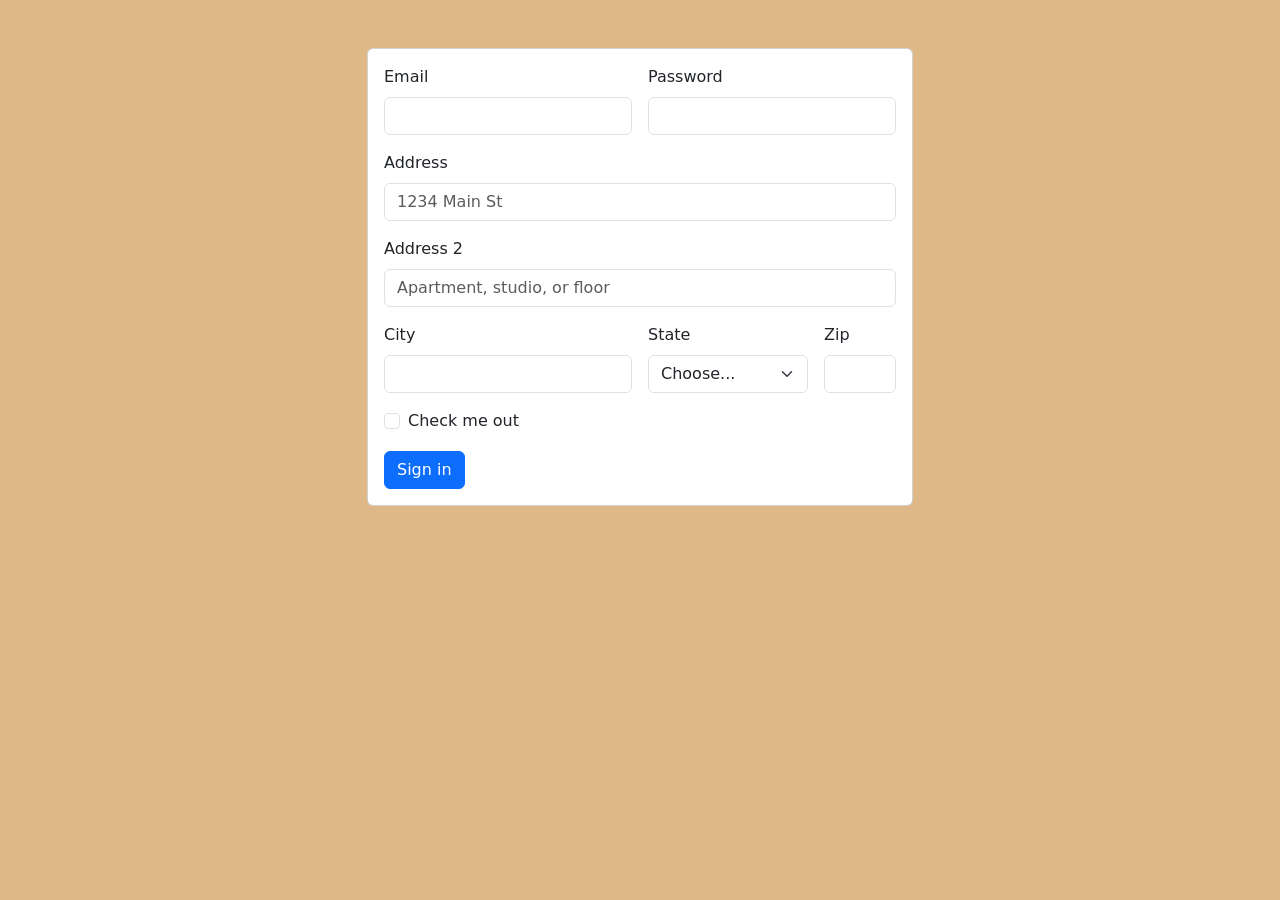
<file: 03-Bootstrap_form/index.html>
<!doctype html>
<html lang="en">

<head>
    <meta charset="utf-8">
    <meta name="viewport" content="width=device-width, initial-scale=1">
    <title>Bootstrap Form</title>
    <link href="https://cdn.jsdelivr.net/npm/bootstrap@5.3.8/dist/css/bootstrap.min.css" rel="stylesheet"
        integrity="sha384-sRIl4kxILFvY47J16cr9ZwB07vP4J8+LH7qKQnuqkuIAvNWLzeN8tE5YBujZqJLB" crossorigin="anonymous">
    <link rel="stylesheet" href="/03-Bootstrap_form/style.css">
    </head>

<body class="bg-yellow">
    <div class="container mt-5">
        <div class="row">
            <div class="col-md-6 offset-md-3">
                <div class="card">
                    <div class="card-body">
                        <form class="row g-3">
                            <div class="col-md-6">
                                <label for="inputEmail4" class="form-label">Email</label>
                                <input type="email" class="form-control" id="inputEmail4">
                            </div>
                            <div class="col-md-6">
                                <label for="inputPassword4" class="form-label">Password</label>
                                <input type="password" class="form-control" id="inputPassword4">
                            </div>
                            <div class="col-12">
                                <label for="inputAddress" class="form-label">Address</label>
                                <input type="text" class="form-control" id="inputAddress" placeholder="1234 Main St">
                            </div>
                            <div class="col-12">
                                <label for="inputAddress2" class="form-label">Address 2</label>
                                <input type="text" class="form-control" id="inputAddress2"
                                    placeholder="Apartment, studio, or floor">
                            </div>
                            <div class="col-md-6">
                                <label for="inputCity" class="form-label">City</label>
                                <input type="text" class="form-control" id="inputCity">
                            </div>
                            <div class="col-md-4">
                                <label for="inputState" class="form-label">State</label>
                                <select id="inputState" class="form-select">
                                    <option selected>Choose...</option>
                                    <option>Maharastra</option>
                                </select>
                            </div>
                            <div class="col-md-2">
                                <label for="inputZip" class="form-label">Zip</label>
                                <input type="text" class="form-control" id="inputZip">
                            </div>
                            <div class="col-12">
                                <div class="form-check">
                                    <input class="form-check-input" type="checkbox" id="gridCheck">
                                    <label class="form-check-label" for="gridCheck">
                                        Check me out
                                    </label>
                                </div>
                            </div>
                            <div class="col-12">
                                <button type="submit" class="btn btn-primary">Sign in</button>
                            </div>
                        </form>
                    </div>

                </div>
                

            </div>
        </div>

    </div>

    <script src="https://cdn.jsdelivr.net/npm/bootstrap@5.3.8/dist/js/bootstrap.bundle.min.js"
        integrity="sha384-FKyoEForCGlyvwx9Hj09JcYn3nv7wiPVlz7YYwJrWVcXK/BmnVDxM+D2scQbITxI"
        crossorigin="anonymous"></script>
</body>

</html>
</file>
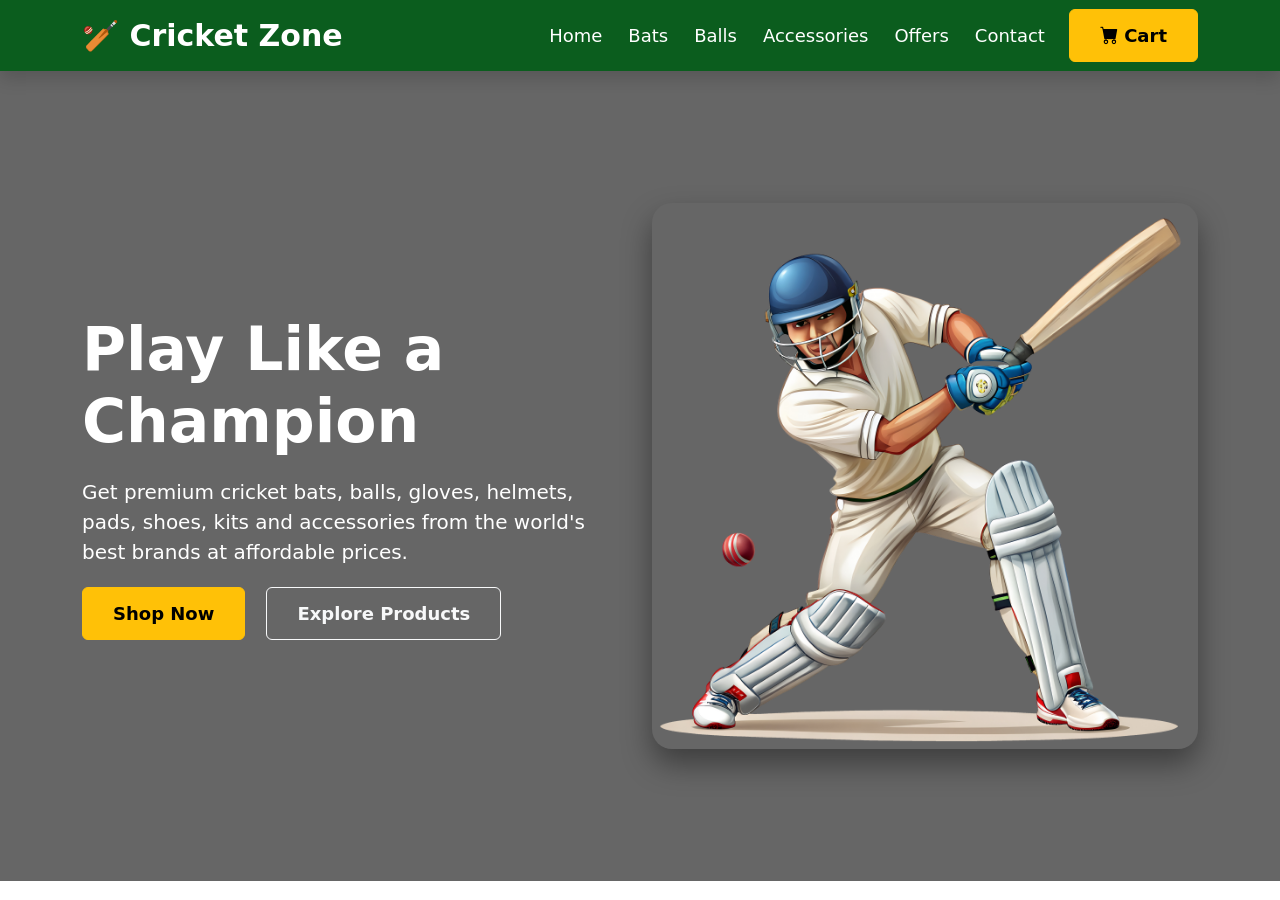
<file: 11_Navbar_and_Hero-section/index.html>
<!DOCTYPE html>
<html lang="en">
<head>
<meta charset="UTF-8">
<meta name="viewport" content="width=device-width, initial-scale=1.0">
<title>Cricket Equipment Shop</title>

<!-- Bootstrap CSS -->
<link href="https://cdn.jsdelivr.net/npm/bootstrap@5.3.3/dist/css/bootstrap.min.css" rel="stylesheet">

<!-- Bootstrap Icons -->
<link rel="stylesheet" href="https://cdn.jsdelivr.net/npm/bootstrap-icons@1.11.3/font/bootstrap-icons.min.css">

<style>

/* Navbar */
.navbar{
    background:#0b5d1e;
}

.navbar-brand{
    font-size:30px;
    font-weight:bold;
}

.nav-link{
    color:white !important;
    font-size:18px;
    margin-left:10px;
}

.nav-link:hover{
    color:#ffc107 !important;
}

/* Hero Section */

.hero{
    background:linear-gradient(rgba(0,0,0,.6),rgba(0,0,0,.6)),
    url("https://images.unsplash.com/photo-1540747913346-19e32dc3e97e?w=1600");
    background-size:cover;
    background-position:center;
    min-height:90vh;
    display:flex;
    align-items:center;
    color:white;
}

.hero h1{
    font-size:60px;
    font-weight:bold;
}

.hero p{
    font-size:20px;
    margin:20px 0;
}

.hero img{
    border-radius:20px;
    box-shadow:0 15px 30px rgba(0,0,0,.4);
}

.btn-warning{
    padding:12px 30px;
    font-size:18px;
    font-weight:600;
}

.btn-outline-light{
    padding:12px 30px;
    font-size:18px;
    font-weight:600;
}

@media(max-width:768px){

.hero{
text-align:center;
padding:60px 20px;
}

.hero h1{
font-size:38px;
}

.hero img{
margin-top:30px;
}

}

</style>

</head>
<body>



<nav class="navbar navbar-expand-lg navbar-dark shadow">

<div class="container">

<a class="navbar-brand" href="#">
🏏 Cricket Zone
</a>

<button class="navbar-toggler" data-bs-toggle="collapse" data-bs-target="#menu">
<span class="navbar-toggler-icon"></span>
</button>

<div class="collapse navbar-collapse" id="menu">

<ul class="navbar-nav ms-auto">

<li class="nav-item">
<a class="nav-link active" href="#">Home</a>
</li>

<li class="nav-item">
<a class="nav-link" href="#">Bats</a>
</li>

<li class="nav-item">
<a class="nav-link" href="#">Balls</a>
</li>

<li class="nav-item">
<a class="nav-link" href="#">Accessories</a>
</li>

<li class="nav-item">
<a class="nav-link" href="#">Offers</a>
</li>

<li class="nav-item">
<a class="nav-link" href="#">Contact</a>
</li>

</ul>

<div class="ms-3">

<a href="#" class="btn btn-warning">
<i class="bi bi-cart-fill"></i> Cart
</a>

</div>

</div>

</div>

</nav>


<section class="hero">

<div class="container">

<div class="row align-items-center">

<div class="col-lg-6">

<h1>
Play Like a Champion
</h1>

<p>
Get premium cricket bats, balls, gloves, helmets,
pads, shoes, kits and accessories from the world's
best brands at affordable prices.
</p>

<a href="#" class="btn btn-warning me-3">
Shop Now
</a>

<a href="#" class="btn btn-outline-light">
Explore Products
</a>

</div>

<div class="col-lg-6 text-center mt-5 mt-lg-0">

<img src="/11_Navbar_and_Hero-section/logo.png" class="img-fluid" alt="Cricket">


</div>

</div>

</div>

</section>

<script src="https://cdn.jsdelivr.net/npm/bootstrap@5.3.3/dist/js/bootstrap.bundle.min.js"></script>

</body>
</html>
</file>
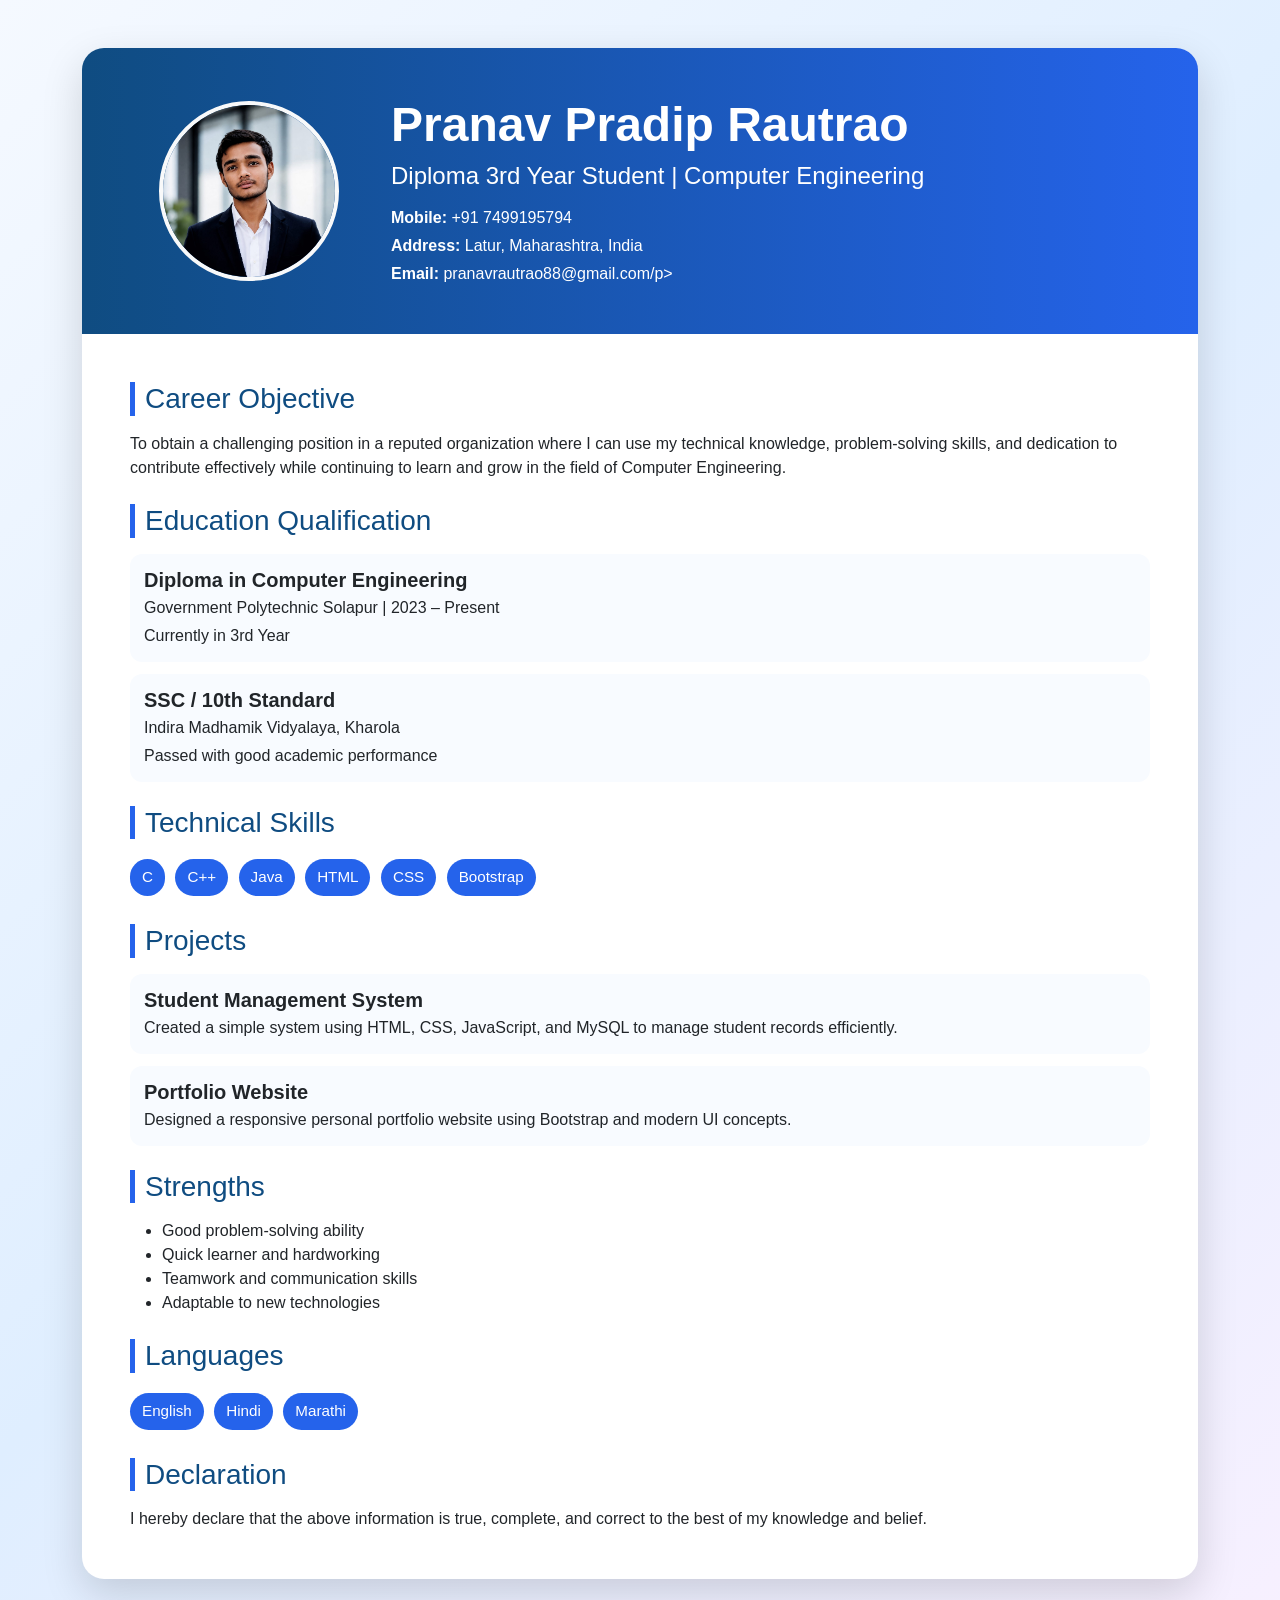
<file: resumee/index.html>
<!DOCTYPE html>
<html lang="en">
<head>
  <meta charset="UTF-8" />
  <meta name="viewport" content="width=device-width, initial-scale=1.0" />
  <title>Professional Resume</title>
  <link href="https://cdn.jsdelivr.net/npm/bootstrap@5.3.3/dist/css/bootstrap.min.css" rel="stylesheet" />
  <style>
    body {
        
      background: linear-gradient(135deg, #f5f9ff 0%, #dfeeff 50%, #f7f0ff 100%);
      font-family: 'Segoe UI', Tahoma, Geneva, Verdana, sans-serif;
    }
    .resume-box {
      border-radius: 22px;
      overflow: hidden;
      box-shadow: 0 15px 40px rgba(0, 0, 0, 0.15);
      border: none;
    }
    .top-section {
      background: linear-gradient(90deg, #0f4c81 0%, #2563eb 100%);
      color: white;
    }
    .section-title {
      color: #0f4c81;
      border-left: 5px solid #2563eb;
      padding-left: 10px;
    }
    .info-card {
      background: #f8fbff;
      border-radius: 12px;
      padding: 14px;
      margin-bottom: 12px;
    }
    .skill-badge {
      display: inline-block;
      background: #2563eb;
      color: white;
      padding: 7px 12px;
      border-radius: 20px;
      margin: 4px 6px 4px 0;
      font-size: 0.95rem;
    }
  </style>
</head>
<body>
  <div class="container py-5">
    <div class="card resume-box">
      <div class="top-section p-4 p-md-5">
        <div class="row align-items-center">
          <div class="col-md-3 text-center mb-3 mb-md-0">
            <img src="/resumee/images/Profile-pic.jpeg" alt="Profile Photo" class="img-fluid rounded-circle border border-4 border-light" style="width: 180px; height: 180px; object-fit: cover;" />
          </div>
          <div class="col-md-9">
            <h1 class="display-5 fw-bold mb-2">Pranav Pradip Rautrao</h1>
            <h4 class="fw-light mb-3">Diploma 3rd Year Student | Computer Engineering</h4>
            <p class="mb-1"><strong>Mobile:</strong> +91 7499195794</p>
            <p class="mb-1"><strong>Address:</strong> Latur, Maharashtra, India</p>
            <p class="mb-0"><strong>Email:</strong> pranavrautrao88@gmail.com/p>
          </div>
        </div>
      </div>

      <div class="p-4 p-md-5">
        <section class="mb-4">
          <h3 class="section-title mb-3">Career Objective</h3>
          <p class="mb-0">To obtain a challenging position in a reputed organization where I can use my technical knowledge, problem-solving skills, and dedication to contribute effectively while continuing to learn and grow in the field of Computer Engineering.</p>
        </section>

        <section class="mb-4">
          <h3 class="section-title mb-3">Education Qualification</h3>
          <div class="info-card">
            <h5 class="fw-bold mb-1">Diploma in Computer Engineering</h5>
            <p class="mb-1">Government Polytechnic Solapur | 2023 – Present</p>
            <p class="mb-0">Currently in 3rd Year</p>
          </div>
          <div class="info-card">
            <h5 class="fw-bold mb-1">SSC / 10th Standard</h5>
            <p class="mb-1">Indira Madhamik Vidyalaya, Kharola</p>
            <p class="mb-0">Passed with good academic performance</p>
          </div>
        </section>

        <section class="mb-4">
          <h3 class="section-title mb-3">Technical Skills</h3>
          <div>
            <span class="skill-badge">C</span>
            <span class="skill-badge">C++</span>
            <span class="skill-badge">Java</span>
            <span class="skill-badge">HTML</span>
            <span class="skill-badge">CSS</span>
            <span class="skill-badge">Bootstrap</span>
            
          </div>
        </section>

        <section class="mb-4">
          <h3 class="section-title mb-3">Projects</h3>
          <div class="info-card">
            <h5 class="fw-bold mb-1">Student Management System</h5>
            <p class="mb-0">Created a simple system using HTML, CSS, JavaScript, and MySQL to manage student records efficiently.</p>
          </div>
          <div class="info-card">
            <h5 class="fw-bold mb-1">Portfolio Website</h5>
            <p class="mb-0">Designed a responsive personal portfolio website using Bootstrap and modern UI concepts.</p>
          </div>
        </section>

        <section class="mb-4">
          <h3 class="section-title mb-3">Strengths</h3>
          <ul>
            <li>Good problem-solving ability</li>
            <li>Quick learner and hardworking</li>
            <li>Teamwork and communication skills</li>
            <li>Adaptable to new technologies</li>
          </ul>
        </section>

        <section class="mb-4">
          <h3 class="section-title mb-3">Languages</h3>
          <div>
            <span class="skill-badge">English</span>
            <span class="skill-badge">Hindi</span>
            <span class="skill-badge">Marathi</span>
          </div>
        </section>

        <section>
          <h3 class="section-title mb-3">Declaration</h3>
          <p class="mb-0">I hereby declare that the above information is true, complete, and correct to the best of my knowledge and belief.</p>
        </section>
      </div>
    </div>
  </div>
</body>
</html>
</file>
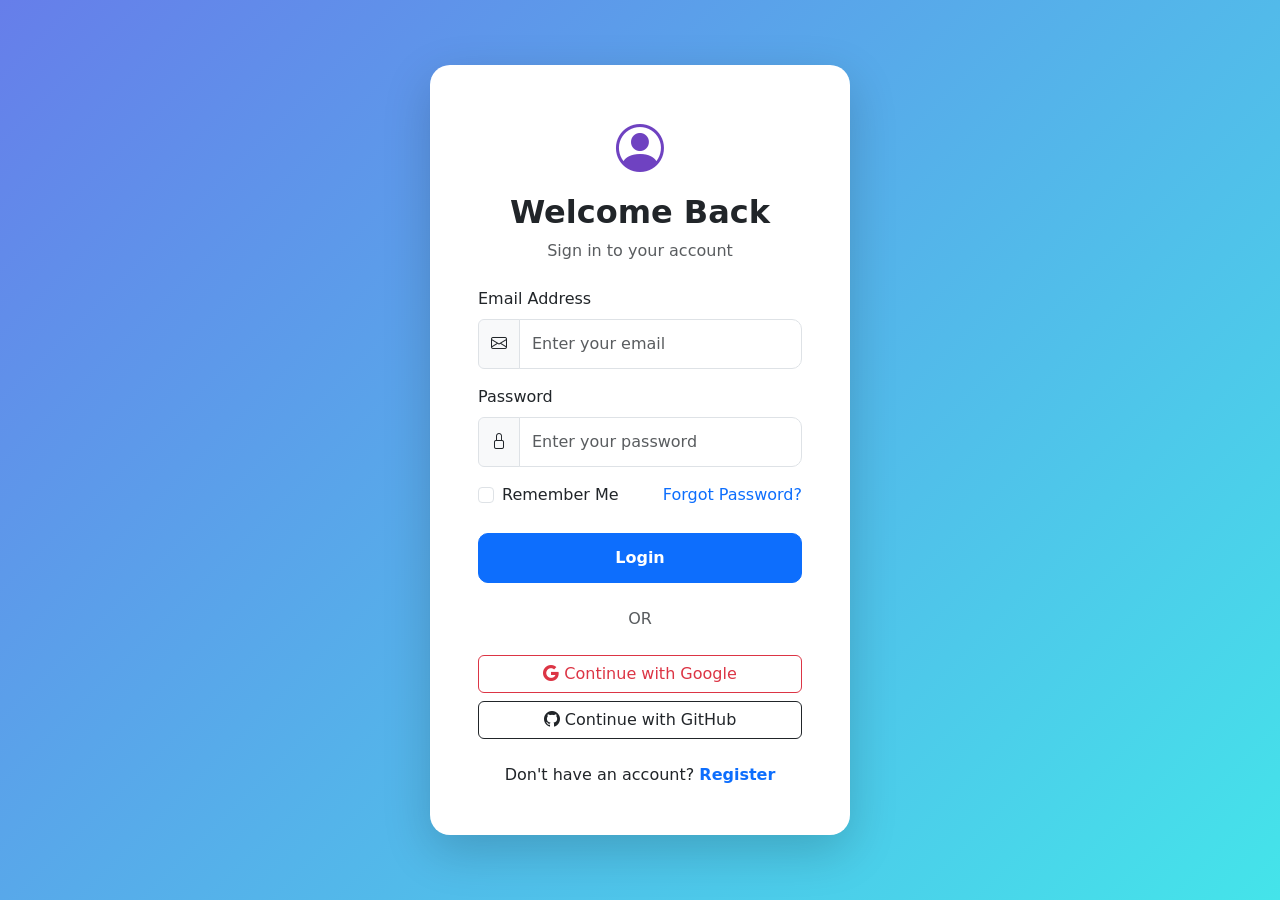
<file: 03-Bootstrap_form/04-Bootstrap_Login_Form/index.html>
<!DOCTYPE html>
<html lang="en">
<head>
<meta charset="UTF-8">
<meta name="viewport" content="width=device-width, initial-scale=1.0">
<title>Modern Login Form</title>
<!-- Bootstrap 5 CSS -->
<link href="https://cdn.jsdelivr.net/npm/bootstrap@5.3.3/dist/css/bootstrap.min.css"
rel="stylesheet">
<!-- Bootstrap Icons -->
<link href="https://cdn.jsdelivr.net/npm/bootstrap-icons/font/bootstrap-icons.css"
rel="stylesheet">
<link href="style.css" rel="stylesheet">
</head>
<body>
<div class="card shadow-lg login-card">
<div class="card-body p-5">
<div class="text-center mb-4">
<i class="bi bi-person-circle logo"></i>
<h2 class="fw-bold mt-2">Welcome Back</h2>
<p class="text-muted">Sign in to your account</p>
</div>
<form>
<!-- Email -->
<div class="mb-3">
<label class="form-label">Email Address</label>
<div class="input-group">
<span class="input-group-text">
<i class="bi bi-envelope"></i>
</span>
<input
type="email"
class="form-control"
placeholder="Enter your email"
required>
</div>
</div>
<!-- Password -->
<div class="mb-3">
<label class="form-label">Password</label>
<div class="input-group">
<span class="input-group-text">
<i class="bi bi-lock"></i>
</span>
<input
type="password"
class="form-control"
placeholder="Enter your password"
required>
</div>
</div>
<!-- Remember Me -->
<div class="d-flex justify-content-between mb-4">
<div class="form-check">
<input class="form-check-input" type="checkbox" id="remember">
<label class="form-check-label" for="remember">
Remember Me
</label>
</div>
<a href="#" class="text-decoration-none">
Forgot Password?
</a>
</div>
<!-- Login Button -->
<button type="submit" class="btn btn-primary w-100 btn-login">
Login
</button>
<!-- Divider -->
<div class="text-center my-4 text-muted">
OR
</div>
<!-- Social Login -->
<div class="d-grid gap-2">
<button type="button" class="btn btn-outline-danger">
<i class="bi bi-google"></i> Continue with Google
</button>
<button type="button" class="btn btn-outline-dark">
<i class="bi bi-github"></i> Continue with GitHub
</button>
</div>
<p class="text-center mt-4 mb-0">
Don't have an account?
<a href="#" class="text-decoration-none fw-bold">
Register
</a>
</p>
</form>
</div>
</div>
<!-- Bootstrap JS -->
<script
src="https://cdn.jsdelivr.net/npm/bootstrap@5.3.3/dist/js/bootstrap.bundle.min.js"></script>
</body>
</html>
</file>
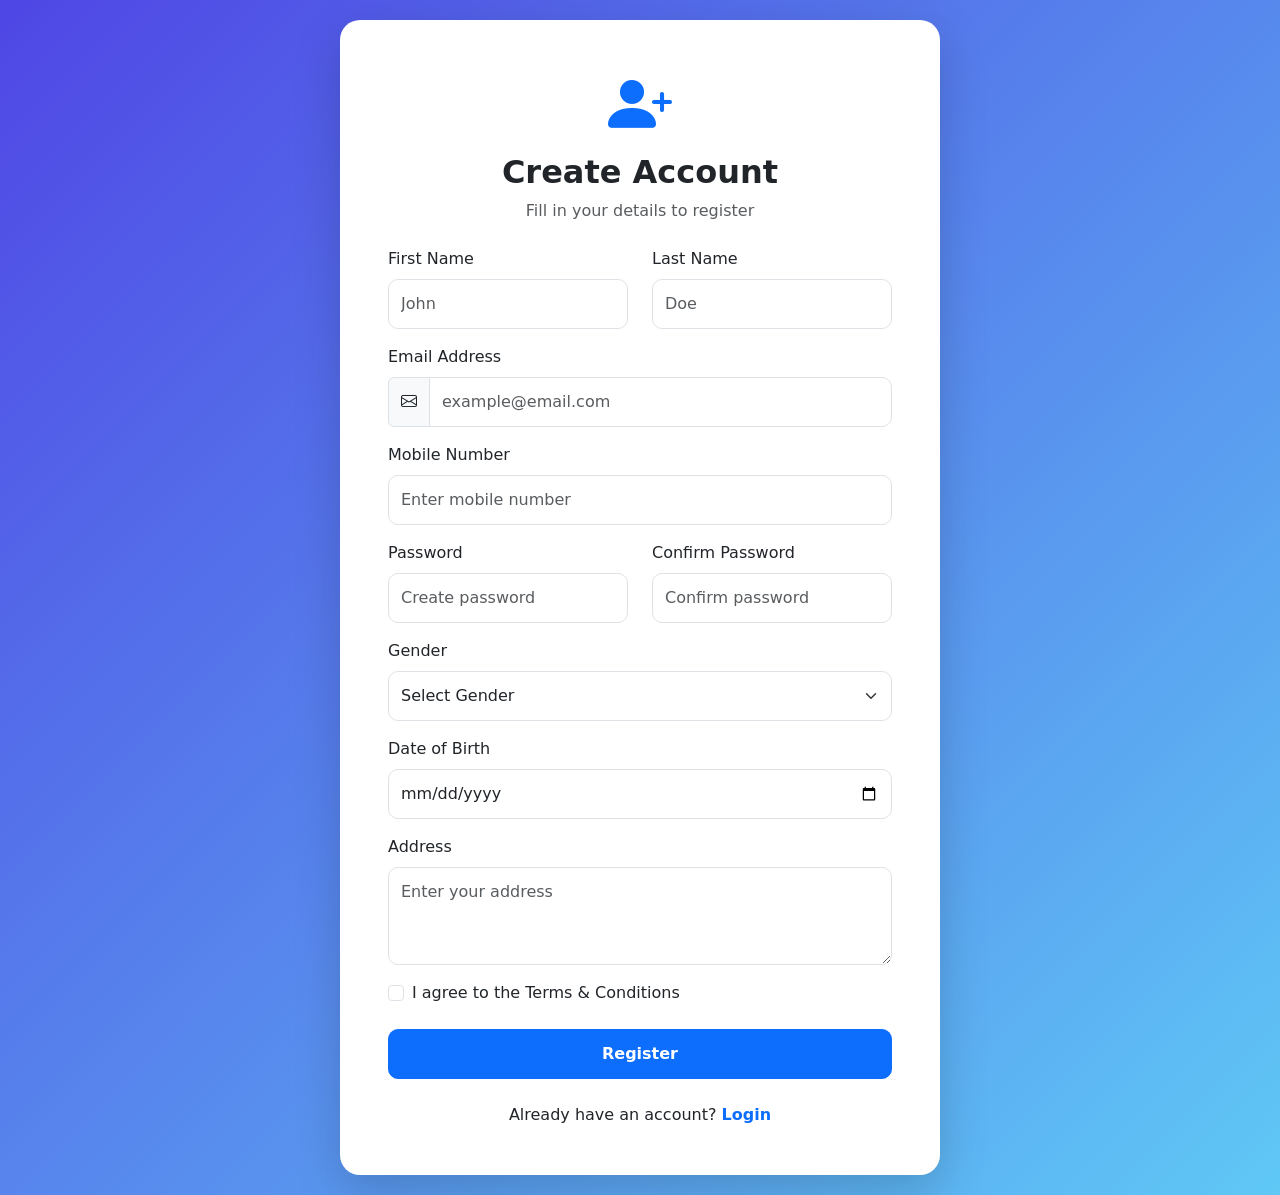
<file: 03-Bootstrap_form/05-Bootstrap_Ragistration_Form/index.html>
<!DOCTYPE html>
<html lang="en">
<head>
<meta charset="UTF-8">
<meta name="viewport" content="width=device-width, initial-scale=1.0">
<title>Registration Form</title>
<!-- Bootstrap 5 CSS -->
<link href="https://cdn.jsdelivr.net/npm/bootstrap@5.3.3/dist/css/bootstrap.min.css"
rel="stylesheet">
<!-- Bootstrap Icons -->
<link href="https://cdn.jsdelivr.net/npm/bootstrap-icons/font/bootstrap-icons.css"
rel="stylesheet">
<style>
body {
background: linear-gradient(135deg, #4f46e5, #5fc8f5);
min-height: 100vh;
display: flex;
justify-content: center;
align-items: center;
padding: 20px;
}
.register-card {
max-width: 600px;
width: 100%;
border: none;
border-radius: 20px;
}
.form-control,
.form-select {
border-radius: 10px;
padding: 12px;
}
.btn-register {
border-radius: 10px;
padding: 12px;
font-weight: 600;
}
</style>
</head>
<body>
<div class="card shadow-lg register-card">
<div class="card-body p-5">
<div class="text-center mb-4">
<i class="bi bi-person-plus-fill display-3 text-primary"></i>
<h2 class="fw-bold mt-2">Create Account</h2>
<p class="text-muted">Fill in your details to register</p>
</div>
<form>
<div class="row">
<div class="col-md-6 mb-3">
<label class="form-label">First Name</label>
<input type="text" class="form-control" placeholder="John" required>
</div>
<div class="col-md-6 mb-3">
<label class="form-label">Last Name</label>
<input type="text" class="form-control" placeholder="Doe" required>
</div>
</div>
<div class="mb-3">
<label class="form-label">Email Address</label>
<div class="input-group">
<span class="input-group-text">
<i class="bi bi-envelope"></i>
</span>
<input type="email" class="form-control"
placeholder="example@email.com" required>
</div>
</div>
<div class="mb-3">
<label class="form-label">Mobile Number</label>
<input type="tel" class="form-control"
placeholder="Enter mobile number" required>
</div>
<div class="row">
<div class="col-md-6 mb-3">
<label class="form-label">Password</label>
<input type="password" class="form-control"
placeholder="Create password" required>
</div>
<div class="col-md-6 mb-3">
<label class="form-label">Confirm Password</label>
<input type="password" class="form-control"
placeholder="Confirm password" required>
</div>
</div>
<div class="mb-3">
<label class="form-label">Gender</label>
<select class="form-select">
<option selected>Select Gender</option>
<option>Male</option>
<option>Female</option>
<option>Other</option>
</select>
</div>
<div class="mb-3">
<label class="form-label">Date of Birth</label>
<input type="date" class="form-control">
</div>
<div class="mb-3">
<label class="form-label">Address</label>
<textarea class="form-control" rows="3"
placeholder="Enter your address"></textarea>
</div>
<div class="form-check mb-4">
<input class="form-check-input" type="checkbox" id="terms" required>
<label class="form-check-label" for="terms">
I agree to the Terms & Conditions
</label>
</div>
<button type="submit"
class="btn btn-primary w-100 btn-register">
Register
</button>
<p class="text-center mt-4 mb-0">
Already have an account?
<a href="#" class="text-decoration-none fw-bold">
Login
</a>
</p>
</form>
</div>
</div>
<script
src="https://cdn.jsdelivr.net/npm/bootstrap@5.3.3/dist/js/bootstrap.bundle.min.js"></script>
</body>
</html>
</file>
<file: 03-Bootstrap_form/style.css>
*{
    margin: 0;
    padding: 0;
    box-sizing: border-box;
}
body
{
    background-color: burlywood;
}
</file>
<file: 03-Bootstrap_form/04-Bootstrap_Login_Form/style.css>
body {
background: linear-gradient(135deg, #667eea, #44e4ea);
min-height: 100vh;
display: flex;
justify-content: center;
align-items: center;
}
.login-card {
width: 100%;
max-width: 420px;
border: none;
border-radius: 20px;
overflow: hidden;
backdrop-filter: blur(10px);
}
.form-control {
border-radius: 10px;
padding: 12px;
}
.btn-login {
border-radius: 10px;
padding: 12px;
font-weight: 600;
}
.logo {
font-size: 3rem;
color: #6f42c1;
}
</file>
